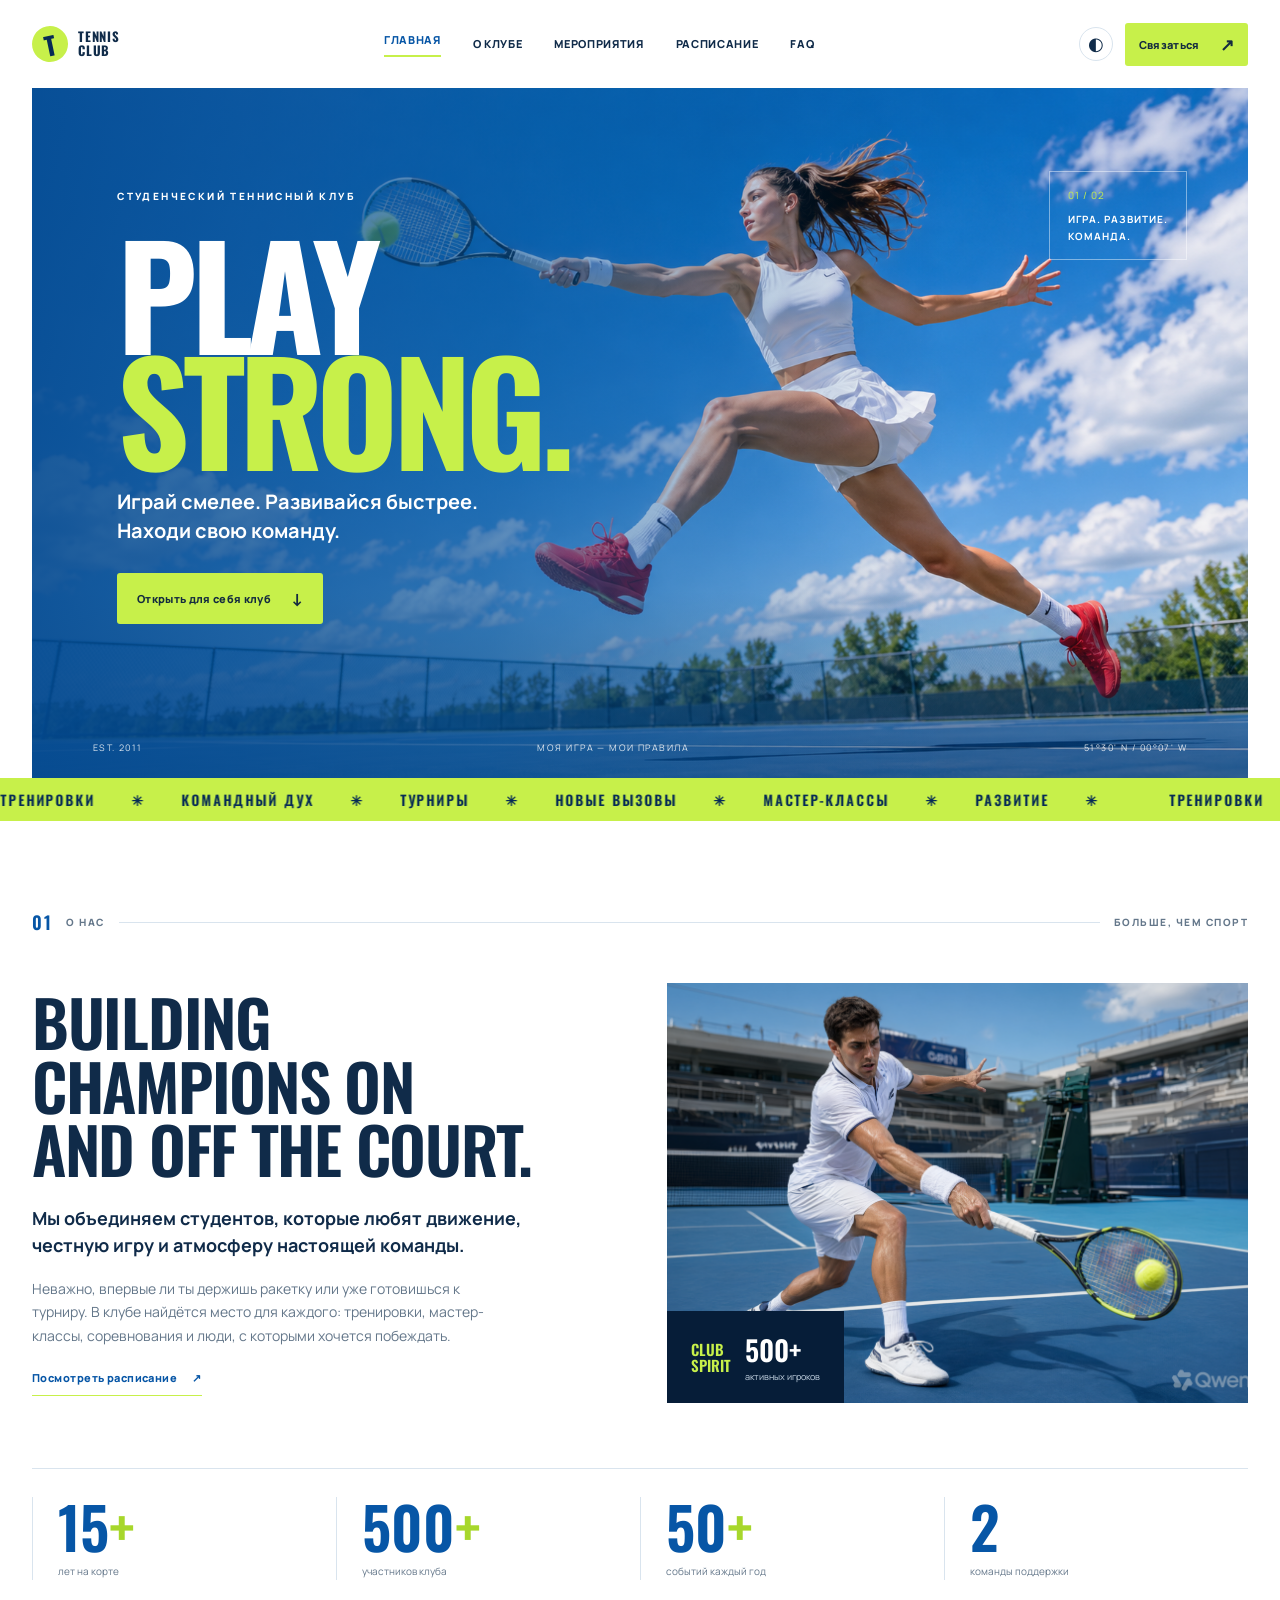
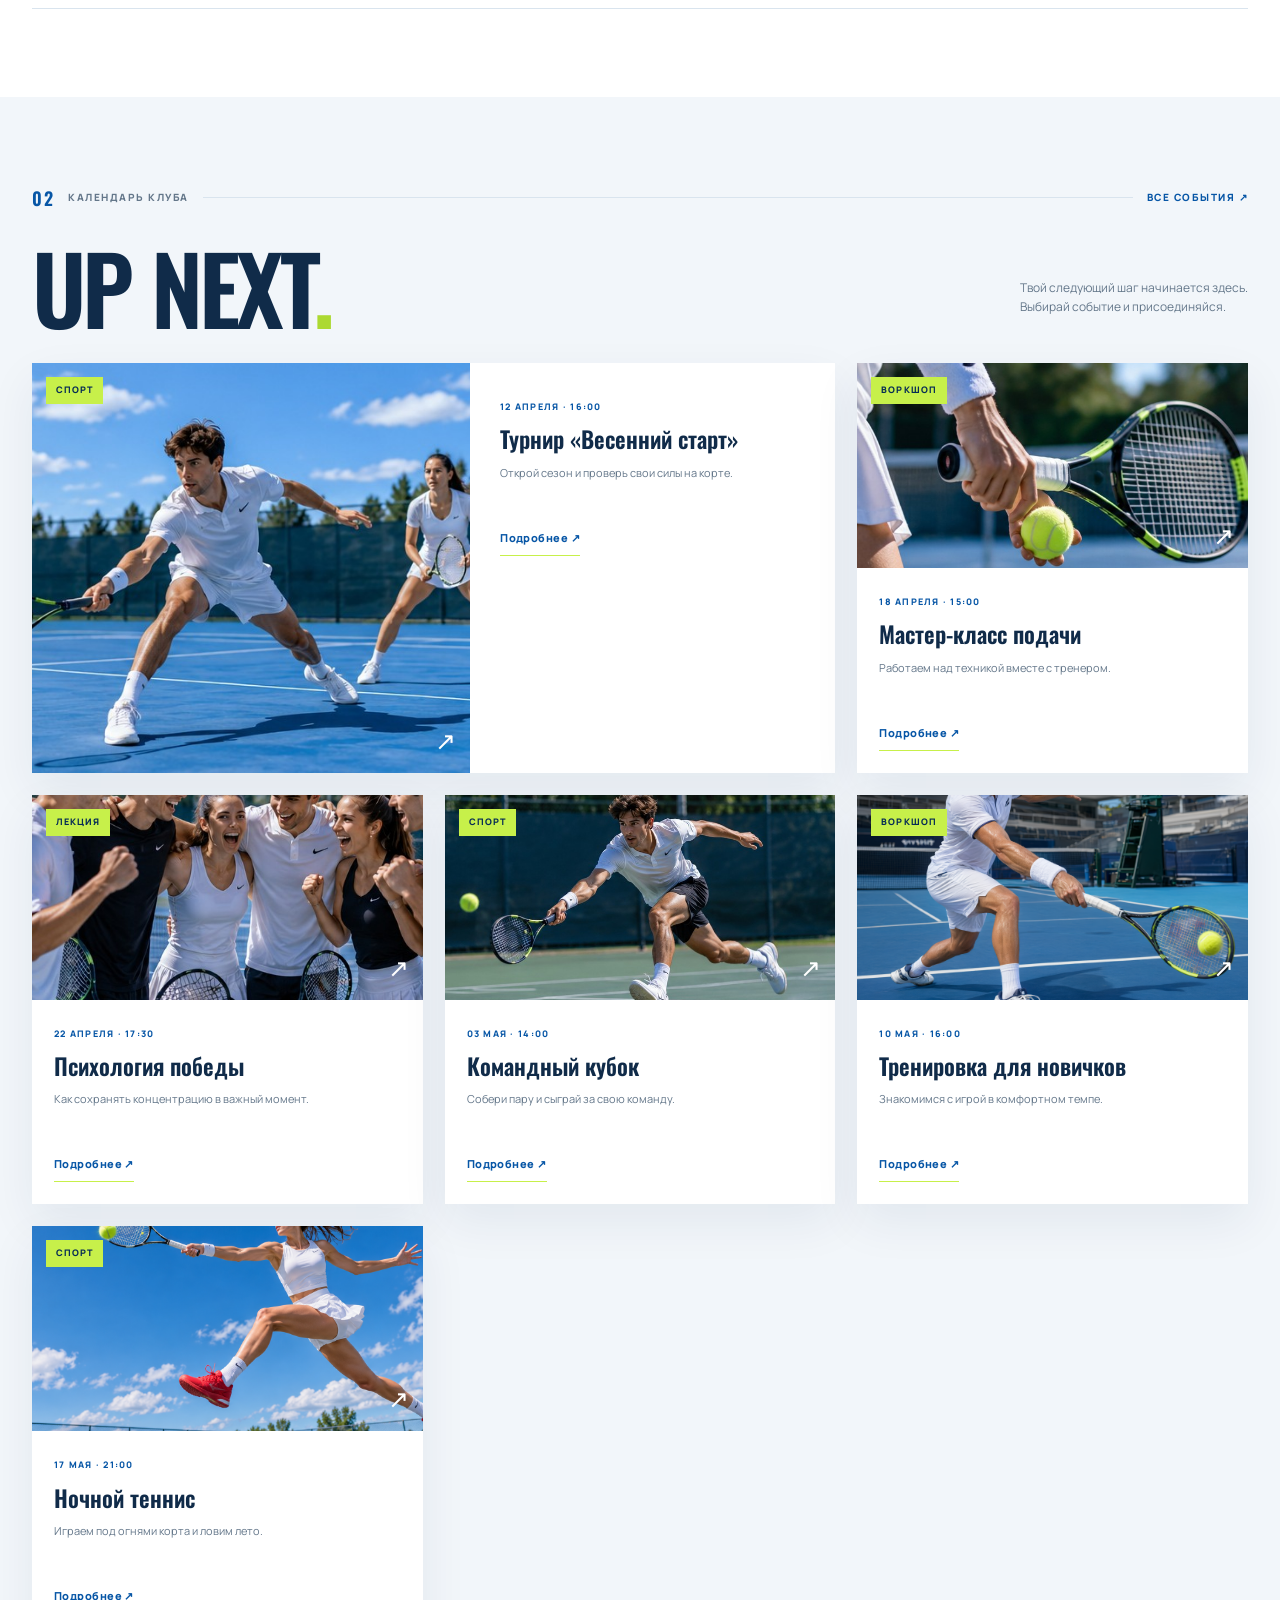
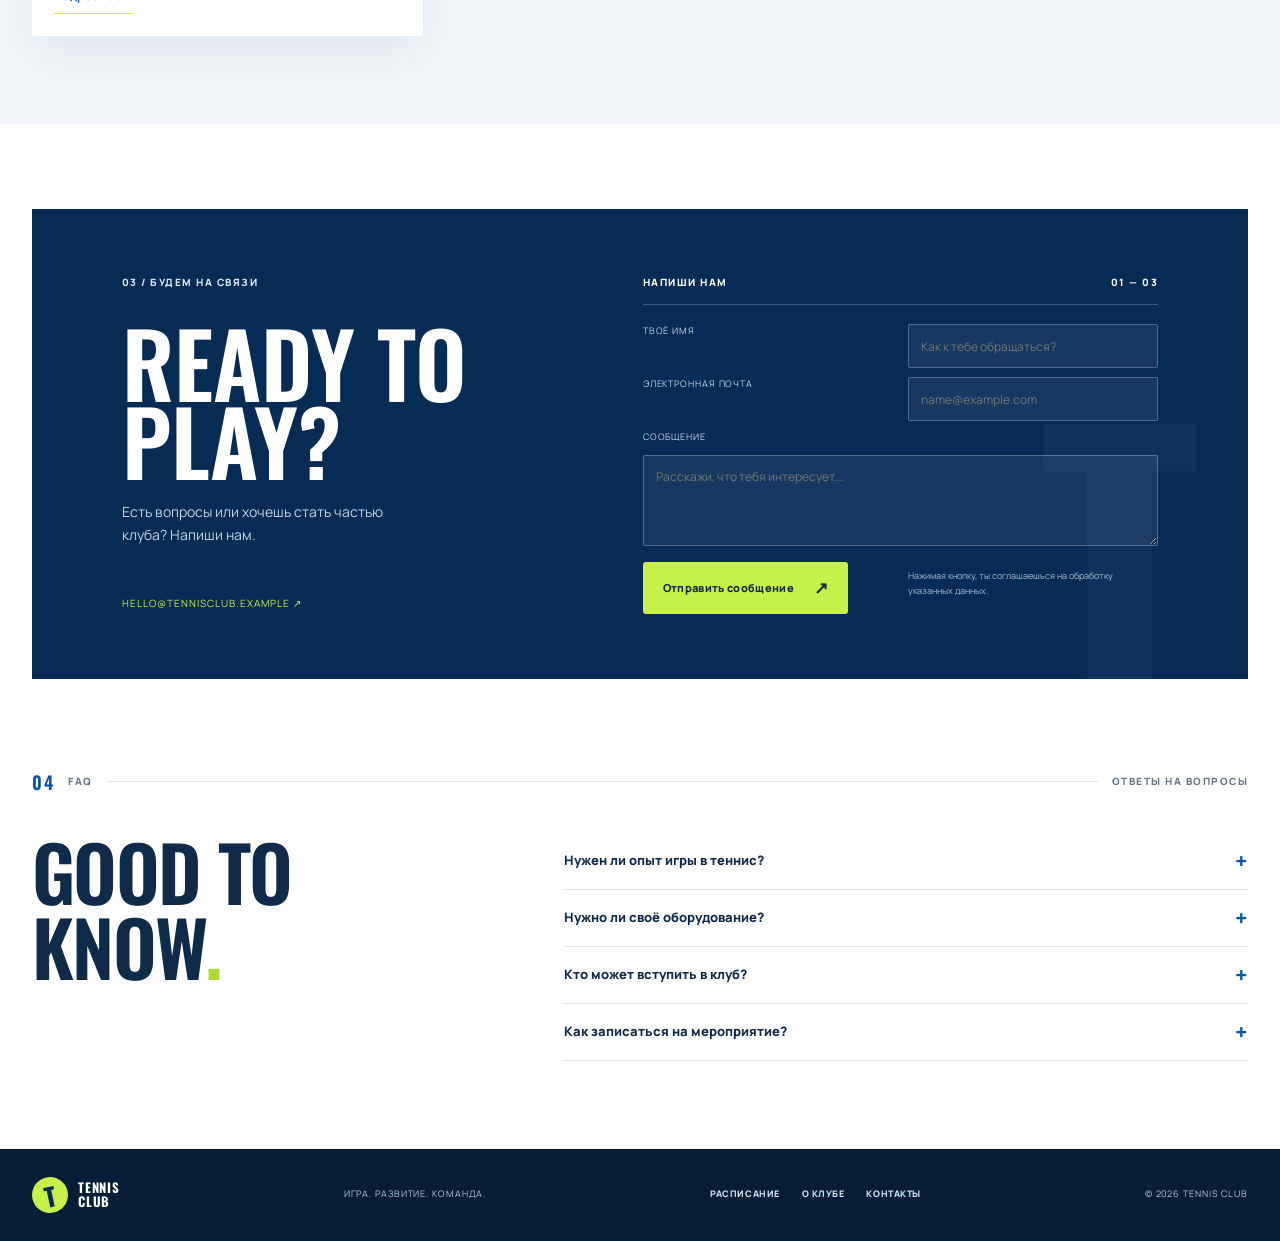
<file: index.html>
<!doctype html>
<html lang="ru">
<head>
  <meta charset="utf-8">
  <meta name="viewport" content="width=device-width, initial-scale=1">
  <meta name="description" content="Студенческий теннисный клуб — тренировки, турниры и новые знакомства.">
  <title>Tennis Club — играй сильнее</title>
  <link rel="preconnect" href="https://fonts.googleapis.com">
  <link rel="preconnect" href="https://fonts.gstatic.com" crossorigin>
  <link href="https://fonts.googleapis.com/css2?family=Oswald:wght@400;500;600;700&family=Manrope:wght@400;500;600;700;800&display=swap" rel="stylesheet">
  <link rel="stylesheet" href="styles.css">
</head>
<body>
  <!-- TODO: @Никита — проверь семантическую структуру и навигацию обеих страниц. -->
  <input class="theme-toggle" type="checkbox" id="theme-home" aria-label="Включить тёмную тему">
  <div class="site-shell">
    <header class="header wrap">
      <a class="brand" href="index.html" aria-label="Tennis Club — главная"><span class="brand-mark">T</span><span>TENNIS<br>CLUB</span></a>
      <nav class="nav" aria-label="Основная навигация">
        <a class="active" href="index.html">Главная</a><a href="#about">О клубе</a><a href="#events">Мероприятия</a><a href="schedule.html">Расписание</a><a href="#faq">FAQ</a>
      </nav>
      <div class="header-actions"><label class="theme-button" for="theme-home" title="Переключить тему">◐</label><a class="button button-small" href="#contact">Связаться <span>↗</span></a></div>
    </header>

    <main>
      <section class="hero wrap">
        <img class="hero-photo" src="assets/hero-tennis.png" alt="Теннисистка выполняет удар ракеткой на синем корте">
        <div class="hero-shade"></div>
        <div class="hero-content"><p class="eyebrow">СТУДЕНЧЕСКИЙ ТЕННИСНЫЙ КЛУБ</p><h1>PLAY<br><em>STRONG.</em></h1><p class="hero-subtitle">Играй смелее. Развивайся быстрее.<br>Находи свою команду.</p><a class="button" href="#about">Открыть для себя клуб <span>↓</span></a></div>
        <div class="hero-stamp"><span>01 / 02</span><b>ИГРА. РАЗВИТИЕ.<br>КОМАНДА.</b></div>
        <div class="hero-bottom"><span>EST. 2011</span><span>МОЯ ИГРА — МОИ ПРАВИЛА</span><span>51°30' N / 00°07' W</span></div>
      </section>

      <section class="ticker" aria-label="Направления клуба"><div class="ticker-track"><span>ТРЕНИРОВКИ <b>✳</b> КОМАНДНЫЙ ДУХ <b>✳</b> ТУРНИРЫ <b>✳</b> НОВЫЕ ВЫЗОВЫ <b>✳</b> МАСТЕР-КЛАССЫ <b>✳</b> РАЗВИТИЕ <b>✳</b></span><span aria-hidden="true">ТРЕНИРОВКИ <b>✳</b> КОМАНДНЫЙ ДУХ <b>✳</b> ТУРНИРЫ <b>✳</b> НОВЫЕ ВЫЗОВЫ <b>✳</b> МАСТЕР-КЛАССЫ <b>✳</b> РАЗВИТИЕ <b>✳</b></span></div></section>

      <section class="section wrap about" id="about">
        <div class="section-kicker"><span>01</span><span>О НАС</span><i></i><span>БОЛЬШЕ, ЧЕМ СПОРТ</span></div>
        <div class="about-grid"><div><h2>BUILDING<br>CHAMPIONS ON<br>AND OFF THE COURT.</h2><p class="lead">Мы объединяем студентов, которые любят движение, честную игру и атмосферу настоящей команды.</p><p class="muted">Неважно, впервые ли ты держишь ракетку или уже готовишься к турниру. В клубе найдётся место для каждого: тренировки, мастер-классы, соревнования и люди, с которыми хочется побеждать.</p><a class="text-link" href="schedule.html">Посмотреть расписание <span>↗</span></a></div>
          <div class="about-visual"><img src="assets/court-player-reference.jpg" alt="Теннисист на корте с ракеткой"><div class="visual-note"><span>CLUB<br>SPIRIT</span><b>500+</b><small>активных игроков</small></div></div>
        </div>
        <div class="stats"><div><strong>15<span>+</span></strong><small>лет на корте</small></div><div><strong>500<span>+</span></strong><small>участников клуба</small></div><div><strong>50<span>+</span></strong><small>событий каждый год</small></div><div><strong>2</strong><small>команды поддержки</small></div></div>
      </section>

      <section class="section events-section" id="events"><div class="wrap"><div class="section-kicker"><span>02</span><span>КАЛЕНДАРЬ КЛУБА</span><i></i><a href="schedule.html">ВСЕ СОБЫТИЯ ↗</a></div><div class="section-heading"><h2>UP NEXT<span>.</span></h2><p>Твой следующий шаг начинается здесь.<br>Выбирай событие и присоединяйся.</p></div>
        <div class="event-grid home-events">
          <article class="event-card event-feature"><a href="schedule.html#event1" class="event-image image-action"><img src="assets/doubles-match.jpg" alt="Парная игра на теннисном корте"><span class="tag">СПОРТ</span><span class="image-arrow">↗</span></a><div class="event-info"><span class="event-date">12 АПРЕЛЯ · 16:00</span><h3>Турнир «Весенний старт»</h3><p>Открой сезон и проверь свои силы на корте.</p><a href="schedule.html#event1" class="text-link">Подробнее ↗</a></div></article>
          <article class="event-card"><a href="schedule.html#event2" class="event-image image-court"><img src="assets/serve-closeup.jpg" alt="Игрок готовится выполнить подачу"><span class="tag">ВОРКШОП</span><span class="image-arrow">↗</span></a><div class="event-info"><span class="event-date">18 АПРЕЛЯ · 15:00</span><h3>Мастер-класс подачи</h3><p>Работаем над техникой вместе с тренером.</p><a href="schedule.html#event2" class="text-link">Подробнее ↗</a></div></article>
          <article class="event-card"><a href="schedule.html#event3" class="event-image image-ball"><img src="assets/team-celebration.jpg" alt="Команда теннисистов празднует победу"><span class="tag">ЛЕКЦИЯ</span><span class="image-arrow">↗</span></a><div class="event-info"><span class="event-date">22 АПРЕЛЯ · 17:30</span><h3>Психология победы</h3><p>Как сохранять концентрацию в важный момент.</p><a href="schedule.html#event3" class="text-link">Подробнее ↗</a></div></article>
          <article class="event-card"><a href="schedule.html#event4" class="event-image image-action"><img src="assets/singles-rally.jpg" alt="Теннисист догоняет мяч во время розыгрыша"><span class="tag">СПОРТ</span><span class="image-arrow">↗</span></a><div class="event-info"><span class="event-date">03 МАЯ · 14:00</span><h3>Командный кубок</h3><p>Собери пару и сыграй за свою команду.</p><a href="schedule.html#event4" class="text-link">Подробнее ↗</a></div></article>
          <article class="event-card"><a href="schedule.html#event5" class="event-image image-court"><img src="assets/court-player-reference.jpg" alt="Теннисист тренируется на корте"><span class="tag">ВОРКШОП</span><span class="image-arrow">↗</span></a><div class="event-info"><span class="event-date">10 МАЯ · 16:00</span><h3>Тренировка для новичков</h3><p>Знакомимся с игрой в комфортном темпе.</p><a href="schedule.html#event5" class="text-link">Подробнее ↗</a></div></article>
          <article class="event-card"><a href="schedule.html#event6" class="event-image image-ball"><img src="assets/hero-jump-alternate.png" alt="Теннисистка выполняет динамичный удар"><span class="tag">СПОРТ</span><span class="image-arrow">↗</span></a><div class="event-info"><span class="event-date">17 МАЯ · 21:00</span><h3>Ночной теннис</h3><p>Играем под огнями корта и ловим лето.</p><a href="schedule.html#event6" class="text-link">Подробнее ↗</a></div></article>
        </div></div></section>

      <section class="contact-section wrap" id="contact"><div class="contact-copy"><span class="section-kicker light-kicker">03 / БУДЕМ НА СВЯЗИ</span><h2>READY TO<br>PLAY?</h2><p>Есть вопросы или хочешь стать частью клуба? Напиши нам.</p><a href="mailto:hello@tennisclub.example" class="contact-email">HELLO@TENNISCLUB.EXAMPLE ↗</a></div><form class="contact-form" action="mailto:hello@tennisclub.example" method="post" enctype="text/plain"><div class="form-title"><span>НАПИШИ НАМ</span><span>01 — 03</span></div><label for="name">ТВОЁ ИМЯ</label><input id="name" name="name" type="text" placeholder="Как к тебе обращаться?" minlength="2" required><label for="email">ЭЛЕКТРОННАЯ ПОЧТА</label><input id="email" name="email" type="email" placeholder="name@example.com" required><label for="message">СООБЩЕНИЕ</label><textarea id="message" name="message" placeholder="Расскажи, что тебя интересует..." minlength="10" required></textarea><button class="button" type="submit">Отправить сообщение <span>↗</span></button><small>Нажимая кнопку, ты соглашаешься на обработку указанных данных.</small></form></section>

      <section class="section wrap faq" id="faq"><div class="section-kicker"><span>04</span><span>FAQ</span><i></i><span>ОТВЕТЫ НА ВОПРОСЫ</span></div><div class="faq-grid"><h2>GOOD TO<br>KNOW<span>.</span></h2><div class="faq-list"><details><summary>Нужен ли опыт игры в теннис?</summary><p>Нет! У нас есть занятия для новичков и для игроков с опытом. Поможем подобрать подходящую группу.</p></details><details><summary>Нужно ли своё оборудование?</summary><p>На первых тренировках можно воспользоваться инвентарём клуба. Уточни наличие при записи.</p></details><details><summary>Кто может вступить в клуб?</summary><p>Студенты, которым интересен теннис, движение и дружеская атмосфера.</p></details><details><summary>Как записаться на мероприятие?</summary><p>Открой страницу расписания, выбери событие и свяжись с организаторами через форму.</p></details></div></div></section>
    </main>
    <footer class="footer"><div class="wrap footer-inner"><a class="brand footer-brand" href="index.html"><span class="brand-mark">T</span><span>TENNIS<br>CLUB</span></a><span>ИГРА. РАЗВИТИЕ. КОМАНДА.</span><div class="footer-links"><a href="schedule.html">РАСПИСАНИЕ</a><a href="#about">О КЛУБЕ</a><a href="#contact">КОНТАКТЫ</a></div><small>© 2026 TENNIS CLUB</small></div></footer>
  </div>
</body>
</html>
</file>
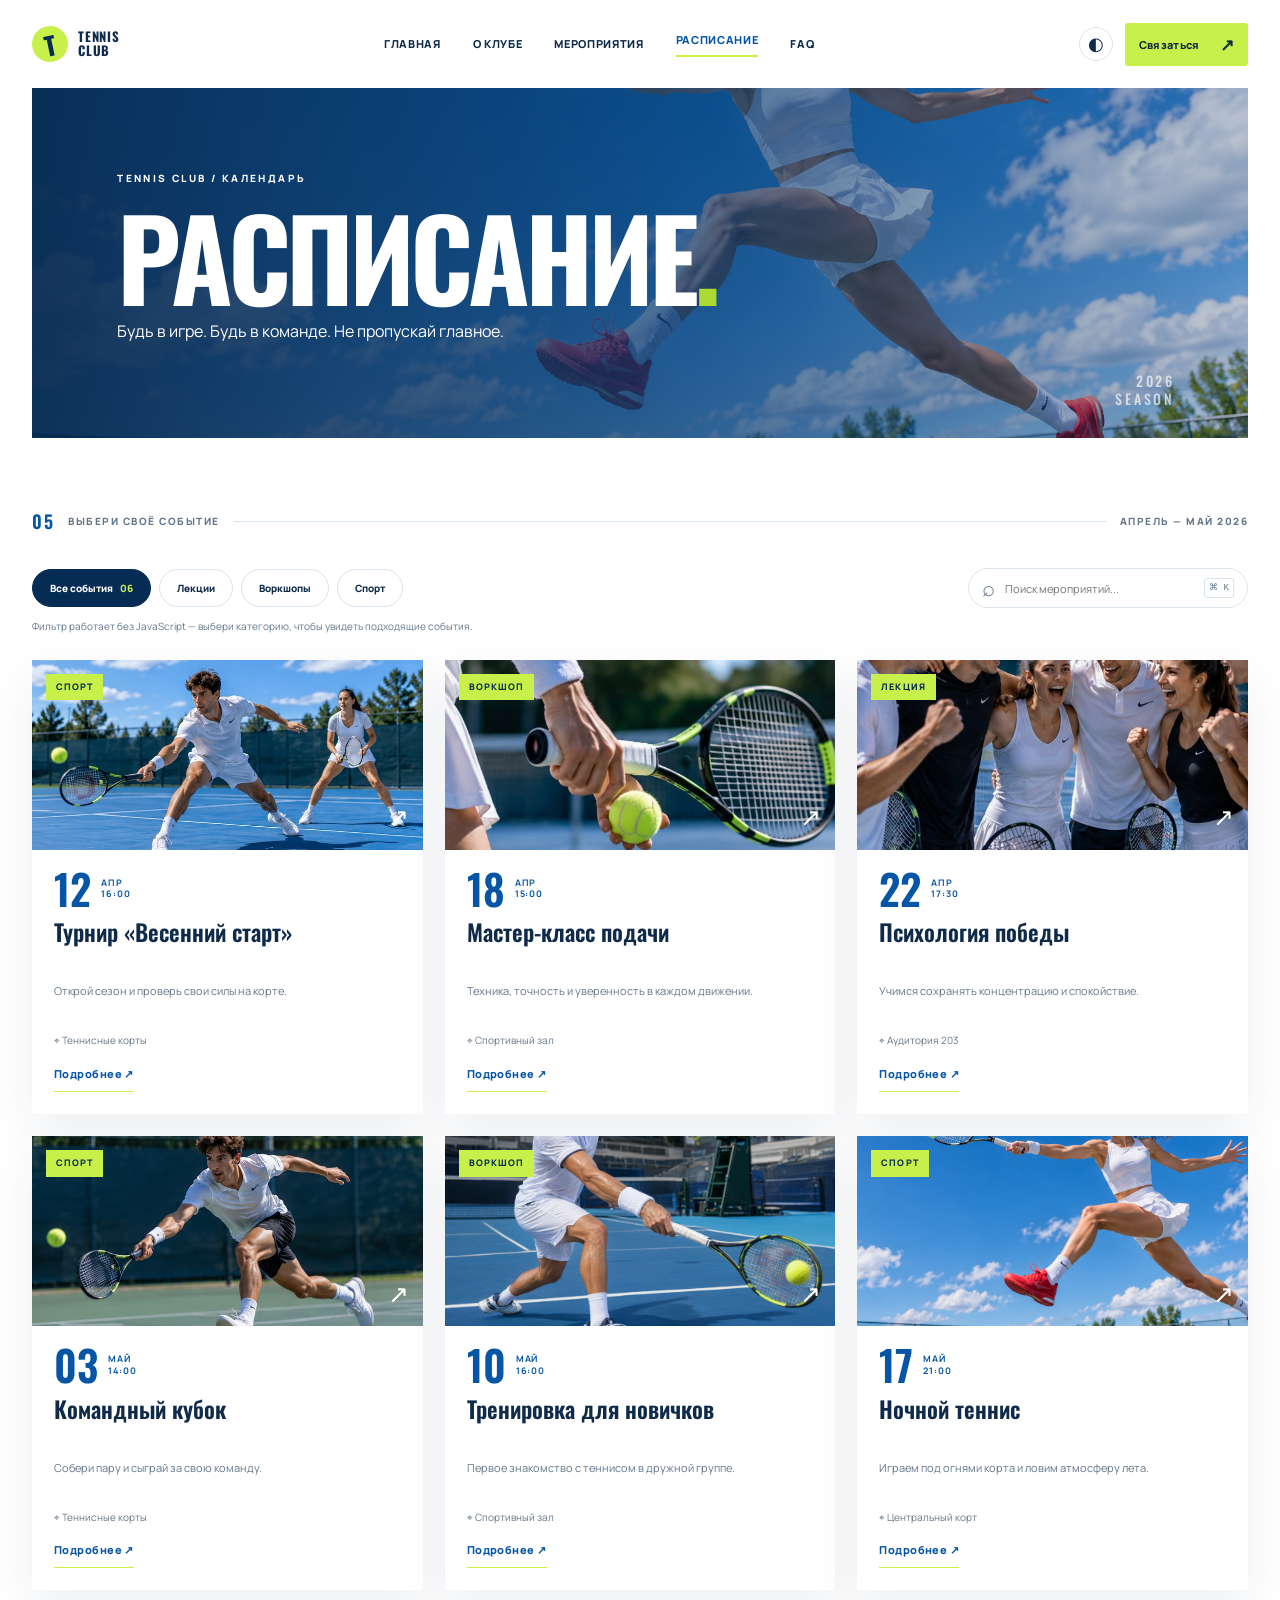
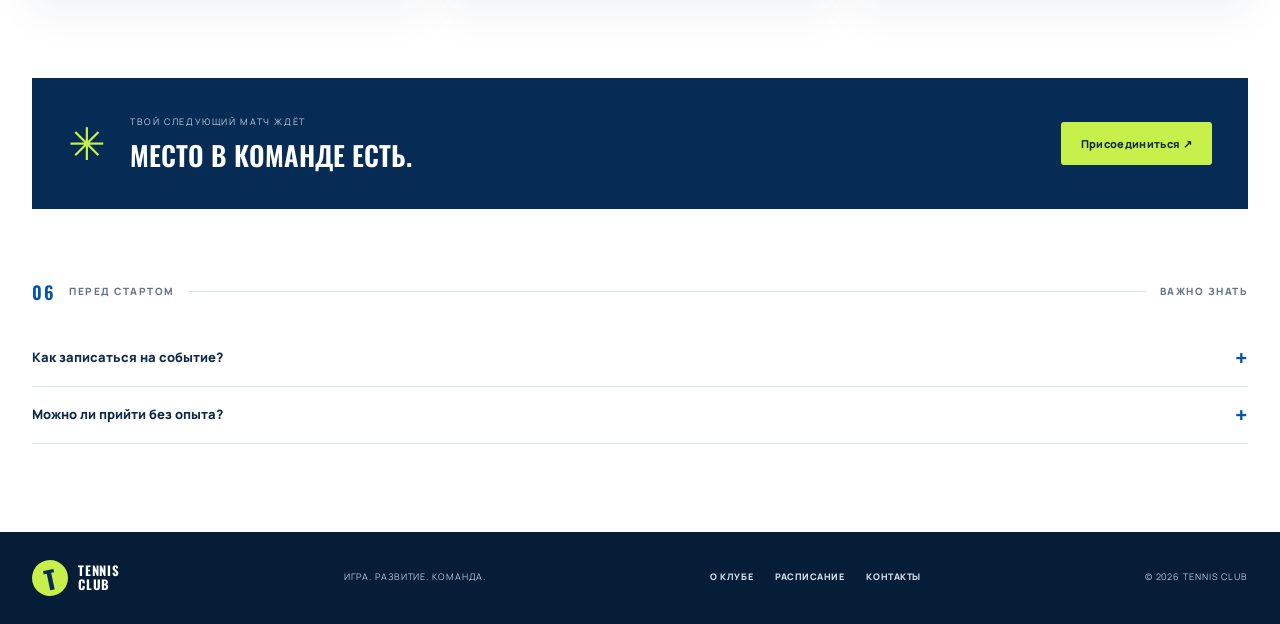
<file: schedule.html>
<!doctype html>
<html lang="ru">
<head>
  <meta charset="utf-8"><meta name="viewport" content="width=device-width, initial-scale=1">
  <meta name="description" content="Расписание лекций, воркшопов и спортивных мероприятий Tennis Club.">
  <title>Расписание — Tennis Club</title><link rel="preconnect" href="https://fonts.googleapis.com"><link rel="preconnect" href="https://fonts.gstatic.com" crossorigin><link href="https://fonts.googleapis.com/css2?family=Oswald:wght@400;500;600;700&family=Manrope:wght@400;500;600;700;800&display=swap" rel="stylesheet"><link rel="stylesheet" href="styles.css">
</head>
<body>
  <!-- TODO: @Александра — проверь фильтрацию, модальные окна и состояния :checked. -->
  <input class="theme-toggle" type="checkbox" id="theme-schedule" aria-label="Включить тёмную тему">
  <div class="site-shell">
    <header class="header wrap"><a class="brand" href="index.html" aria-label="Tennis Club — главная"><span class="brand-mark">T</span><span>TENNIS<br>CLUB</span></a><nav class="nav" aria-label="Основная навигация"><a href="index.html">Главная</a><a href="index.html#about">О клубе</a><a href="index.html#events">Мероприятия</a><a class="active" href="schedule.html">Расписание</a><a href="index.html#faq">FAQ</a></nav><div class="header-actions"><label class="theme-button" for="theme-schedule" title="Переключить тему">◐</label><a class="button button-small" href="index.html#contact">Связаться <span>↗</span></a></div></header>
    <main>
      <section class="schedule-hero wrap"><div class="schedule-hero-bg"></div><div class="schedule-hero-content"><span class="eyebrow">TENNIS CLUB / КАЛЕНДАРЬ</span><h1>РАСПИСАНИЕ<span>.</span></h1><p>Будь в игре. Будь в команде. Не пропускай главное.</p></div><div class="schedule-hero-index">2026<br>SEASON</div></section>
      <section class="section wrap schedule-main"><div class="section-kicker"><span>05</span><span>ВЫБЕРИ СВОЁ СОБЫТИЕ</span><i></i><span>АПРЕЛЬ — МАЙ 2026</span></div>
        <input class="category-radio" type="radio" name="category" id="filter-all" checked>
        <input class="category-radio" type="radio" name="category" id="filter-lecture">
        <input class="category-radio" type="radio" name="category" id="filter-workshop">
        <input class="category-radio" type="radio" name="category" id="filter-sport">
        <div class="filter-toolbar"><div class="filter-group" role="group" aria-label="Фильтр по категории">
          <label for="filter-all">Все события <span>06</span></label><label for="filter-lecture">Лекции</label><label for="filter-workshop">Воркшопы</label><label for="filter-sport">Спорт</label>
        </div><label class="search-fake"><span>⌕</span><input type="search" placeholder="Поиск мероприятий..." aria-label="Поиск мероприятий (демо)"><kbd>⌘ K</kbd></label></div>
        <p class="filter-hint">Фильтр работает без JavaScript — выбери категорию, чтобы увидеть подходящие события.</p>
        <div class="schedule-grid">
          <article class="event-card schedule-card cat-sport" id="event1"><a class="event-image" href="#modal1"><img src="assets/doubles-match.jpg" alt="Парная игра на теннисном корте"><span class="tag">СПОРТ</span><span class="image-arrow">↗</span></a><div class="event-info"><div class="date-row"><strong>12</strong><span>АПР<br>16:00</span></div><h3>Турнир «Весенний старт»</h3><p>Открой сезон и проверь свои силы на корте.</p><span class="event-place">⌖ Теннисные корты</span><a class="text-link" href="#modal1">Подробнее ↗</a></div></article>
          <article class="event-card schedule-card cat-workshop" id="event2"><a class="event-image image-court" href="#modal2"><img src="assets/serve-closeup.jpg" alt="Игрок готовится выполнить подачу"><span class="tag">ВОРКШОП</span><span class="image-arrow">↗</span></a><div class="event-info"><div class="date-row"><strong>18</strong><span>АПР<br>15:00</span></div><h3>Мастер-класс подачи</h3><p>Техника, точность и уверенность в каждом движении.</p><span class="event-place">⌖ Спортивный зал</span><a class="text-link" href="#modal2">Подробнее ↗</a></div></article>
          <article class="event-card schedule-card cat-lecture" id="event3"><a class="event-image image-ball" href="#modal3"><img src="assets/team-celebration.jpg" alt="Команда теннисистов празднует победу"><span class="tag">ЛЕКЦИЯ</span><span class="image-arrow">↗</span></a><div class="event-info"><div class="date-row"><strong>22</strong><span>АПР<br>17:30</span></div><h3>Психология победы</h3><p>Учимся сохранять концентрацию и спокойствие.</p><span class="event-place">⌖ Аудитория 203</span><a class="text-link" href="#modal3">Подробнее ↗</a></div></article>
          <article class="event-card schedule-card cat-sport" id="event4"><a class="event-image image-action" href="#modal4"><img src="assets/singles-rally.jpg" alt="Теннисист догоняет мяч во время розыгрыша"><span class="tag">СПОРТ</span><span class="image-arrow">↗</span></a><div class="event-info"><div class="date-row"><strong>03</strong><span>МАЙ<br>14:00</span></div><h3>Командный кубок</h3><p>Собери пару и сыграй за свою команду.</p><span class="event-place">⌖ Теннисные корты</span><a class="text-link" href="#modal4">Подробнее ↗</a></div></article>
          <article class="event-card schedule-card cat-workshop" id="event5"><a class="event-image image-court" href="#modal5"><img src="assets/court-player-reference.jpg" alt="Теннисист тренируется на корте"><span class="tag">ВОРКШОП</span><span class="image-arrow">↗</span></a><div class="event-info"><div class="date-row"><strong>10</strong><span>МАЙ<br>16:00</span></div><h3>Тренировка для новичков</h3><p>Первое знакомство с теннисом в дружной группе.</p><span class="event-place">⌖ Спортивный зал</span><a class="text-link" href="#modal5">Подробнее ↗</a></div></article>
          <article class="event-card schedule-card cat-sport" id="event6"><a class="event-image image-ball" href="#modal6"><img src="assets/hero-jump-alternate.png" alt="Теннисистка выполняет динамичный удар"><span class="tag">СПОРТ</span><span class="image-arrow">↗</span></a><div class="event-info"><div class="date-row"><strong>17</strong><span>МАЙ<br>21:00</span></div><h3>Ночной теннис</h3><p>Играем под огнями корта и ловим атмосферу лета.</p><span class="event-place">⌖ Центральный корт</span><a class="text-link" href="#modal6">Подробнее ↗</a></div></article>
        </div>
      </section>
      <section class="join-banner wrap"><div class="join-icon">✳</div><div><span>ТВОЙ СЛЕДУЮЩИЙ МАТЧ ЖДЁТ</span><h2>МЕСТО В КОМАНДЕ ЕСТЬ.</h2></div><a class="button" href="index.html#contact">Присоединиться ↗</a></section>
      <section class="section wrap schedule-faq"><div class="section-kicker"><span>06</span><span>ПЕРЕД СТАРТОМ</span><i></i><span>ВАЖНО ЗНАТЬ</span></div><div class="faq-list"><details><summary>Как записаться на событие?</summary><p>Напиши нам через форму на главной странице и укажи название выбранного мероприятия.</p></details><details><summary>Можно ли прийти без опыта?</summary><p>Да, для новичков предусмотрены отдельные тренировки и мастер-классы.</p></details></div></section>
    </main>
    <footer class="footer"><div class="wrap footer-inner"><a class="brand footer-brand" href="index.html"><span class="brand-mark">T</span><span>TENNIS<br>CLUB</span></a><span>ИГРА. РАЗВИТИЕ. КОМАНДА.</span><div class="footer-links"><a href="index.html#about">О КЛУБЕ</a><a href="schedule.html">РАСПИСАНИЕ</a><a href="index.html#contact">КОНТАКТЫ</a></div><small>© 2026 TENNIS CLUB</small></div></footer>
    <div class="modal" id="modal1"><a class="modal-backdrop" href="#event1" aria-label="Закрыть"></a><div class="modal-box"><a class="modal-close" href="#event1" aria-label="Закрыть окно">×</a><span class="tag">СПОРТ / 12 АПРЕЛЯ</span><h2>Турнир «Весенний старт»</h2><p>Открой теннисный сезон вместе с клубом. Участников ждут короткие матчи, дружеская атмосфера и призы для победителей.</p><p><b>Время:</b> 16:00–20:00<br><b>Место:</b> Теннисные корты<br><b>Уровень:</b> любой</p><a class="button" href="index.html#contact">Записаться ↗</a></div></div>
    <div class="modal" id="modal2"><a class="modal-backdrop" href="#event2" aria-label="Закрыть"></a><div class="modal-box"><a class="modal-close" href="#event2" aria-label="Закрыть окно">×</a><span class="tag">ВОРКШОП / 18 АПРЕЛЯ</span><h2>Мастер-класс подачи</h2><p>Разберём основные элементы подачи, постановку корпуса и работу ног. Практика с тренером подойдёт игрокам с базовым опытом.</p><p><b>Время:</b> 15:00–17:00<br><b>Место:</b> Спортивный зал</p><a class="button" href="index.html#contact">Записаться ↗</a></div></div>
    <div class="modal" id="modal3"><a class="modal-backdrop" href="#event3" aria-label="Закрыть"></a><div class="modal-box"><a class="modal-close" href="#event3" aria-label="Закрыть окно">×</a><span class="tag">ЛЕКЦИЯ / 22 АПРЕЛЯ</span><h2>Психология победы</h2><p>Поговорим о концентрации, управлении эмоциями и подготовке к важным матчам.</p><p><b>Время:</b> 17:30–18:30<br><b>Место:</b> Аудитория 203</p><a class="button" href="index.html#contact">Записаться ↗</a></div></div>
    <div class="modal" id="modal4"><a class="modal-backdrop" href="#event4" aria-label="Закрыть"></a><div class="modal-box"><a class="modal-close" href="#event4" aria-label="Закрыть окно">×</a><span class="tag">СПОРТ / 03 МАЯ</span><h2>Командный кубок</h2><p>Соревнование парных команд, где важны взаимопонимание, тактика и поддержка партнёра.</p><p><b>Время:</b> 14:00–19:00<br><b>Место:</b> Теннисные корты</p><a class="button" href="index.html#contact">Записаться ↗</a></div></div>
    <div class="modal" id="modal5"><a class="modal-backdrop" href="#event5" aria-label="Закрыть"></a><div class="modal-box"><a class="modal-close" href="#event5" aria-label="Закрыть окно">×</a><span class="tag">ВОРКШОП / 10 МАЯ</span><h2>Тренировка для новичков</h2><p>Познакомимся с ракеткой, мячом, базовыми ударами и правилами игры. Инвентарь можно получить в клубе.</p><p><b>Время:</b> 16:00–17:30<br><b>Место:</b> Спортивный зал</p><a class="button" href="index.html#contact">Записаться ↗</a></div></div>
    <div class="modal" id="modal6"><a class="modal-backdrop" href="#event6" aria-label="Закрыть"></a><div class="modal-box"><a class="modal-close" href="#event6" aria-label="Закрыть окно">×</a><span class="tag">СПОРТ / 17 МАЯ</span><h2>Ночной теннис</h2><p>Неформальная вечерняя игра под освещением корта. Отличный повод познакомиться с участниками клуба.</p><p><b>Время:</b> 21:00–23:00<br><b>Место:</b> Центральный корт</p><a class="button" href="index.html#contact">Записаться ↗</a></div></div>
  </div>
</body>
</html>
</file>
<file: styles.css>
/* TODO: @Максим — поддерживай дизайн-токены, адаптивность и контрастность. */
:root{color-scheme:light;--blue:#0756a6;--deep:#062b55;--navy:#061d38;--sky:#e9f3fb;--lime:#c7f04a;--ink:#102b49;--muted:#64778a;--paper:#fff;--line:#d9e4ee;--card:#f4f8fc;--shadow:0 18px 45px #062b5512}*{box-sizing:border-box}html{scroll-behavior:smooth;scroll-padding-top:90px}body{margin:0;background:#eaf0f5;color:var(--ink);font-family:Manrope,Arial,sans-serif;font-size:14px;line-height:1.65}.site-shell{max-width:1600px;margin:auto;background:var(--paper);overflow:hidden;box-shadow:0 0 50px #102b4912}.wrap{width:min(1240px,calc(100% - 64px));margin-inline:auto}.theme-toggle{position:absolute;opacity:0;pointer-events:none}.header{height:88px;display:flex;align-items:center;justify-content:space-between;gap:24px}.brand{display:flex;align-items:center;gap:10px;text-decoration:none;color:var(--ink);font:700 13px/1.05 Oswald,sans-serif;letter-spacing:.06em}.brand-mark{width:36px;height:36px;display:grid;place-items:center;border-radius:50%;background:var(--lime);color:var(--deep);font:700 25px Oswald;transform:rotate(-12deg)}.nav{display:flex;align-items:center;gap:clamp(14px,2.5vw,36px)}.nav a,.footer-links a{color:var(--ink);text-decoration:none;font-size:11px;font-weight:800;text-transform:uppercase;letter-spacing:.06em;transition:color .2s}.nav a:hover,.nav a.active,.footer-links a:hover{color:var(--blue)}.nav a.active:after{content:"";display:block;height:2px;background:var(--lime);margin-top:6px}.header-actions{display:flex;align-items:center;gap:12px}.theme-button{width:34px;height:34px;border:1px solid var(--line);border-radius:50%;display:grid;place-items:center;cursor:pointer;font-size:18px}.button{display:inline-flex;align-items:center;justify-content:center;gap:20px;background:var(--lime);color:#142b3f;text-decoration:none;border:0;border-radius:3px;padding:14px 20px;font:800 11px Manrope,sans-serif;letter-spacing:.03em;cursor:pointer;transition:transform .2s,background .2s}.button:hover{transform:translateY(-3px);background:#d7ff64}.button span{font-size:17px}.button-small{padding:10px 14px}.hero{height:min(690px,65vw);min-height:500px;position:relative;isolation:isolate;background:#0761ad;color:white;overflow:hidden}.hero-photo{position:absolute;z-index:-2;inset:0;width:100%;height:100%;object-fit:cover;object-position:55% 45%}.hero-shade{position:absolute;z-index:-1;inset:0;background:linear-gradient(90deg,#034a91e8 0%,#04539a9e 37%,transparent 75%),linear-gradient(0deg,#052d5a88,transparent 27%)}.hero-content{position:absolute;left:7%;top:13%;max-width:550px}.eyebrow{font-size:10px;letter-spacing:.24em;font-weight:800}.hero h1,.schedule-hero h1{font:700 clamp(76px,11vw,160px)/.82 Oswald,sans-serif;letter-spacing:-.045em;margin:30px 0 22px}.hero h1 em{font-style:normal;color:var(--lime)}.hero-subtitle{font-size:clamp(15px,1.6vw,20px);font-weight:700;line-height:1.45;margin:0 0 28px}.hero-stamp{position:absolute;right:5%;top:12%;border:1px solid #ffffff70;padding:15px 18px;display:flex;flex-direction:column;gap:8px;font-size:10px;letter-spacing:.1em}.hero-stamp span{color:var(--lime)}.hero-bottom{position:absolute;bottom:22px;left:5%;right:5%;display:flex;justify-content:space-between;font-size:9px;letter-spacing:.16em;color:#ffffffd9}.ticker{background:var(--lime);color:var(--deep);overflow:hidden;white-space:nowrap;padding:11px 0;font:600 14px Oswald,sans-serif;letter-spacing:.14em}.ticker b{padding:0 30px}.section{padding-top:88px;padding-bottom:88px}.section-kicker{display:flex;align-items:center;gap:14px;font-size:10px;font-weight:800;letter-spacing:.15em;color:var(--muted)}.section-kicker>span:first-child{color:var(--blue);font:600 18px Oswald}.section-kicker i{height:1px;background:var(--line);flex:1}.section-kicker a{color:var(--blue);text-decoration:none}.about-grid{display:grid;grid-template-columns:1fr 1.08fr;gap:8%;align-items:center;margin-top:48px}.about h2,.faq h2{font:600 clamp(38px,5vw,66px)/.99 Oswald,sans-serif;letter-spacing:-.02em;margin:0 0 25px}.lead{font-size:18px;font-weight:700;line-height:1.5;max-width:490px}.muted{color:var(--muted);max-width:480px}.text-link{display:inline-flex;gap:15px;align-items:center;color:var(--blue);text-decoration:none;font-size:11px;font-weight:800;letter-spacing:.04em;border-bottom:1px solid var(--lime);padding:8px 0}.about-visual{height:420px;position:relative;background:var(--sky);overflow:hidden}.about-visual img{width:100%;height:100%;object-fit:cover;object-position:70% 40%;filter:saturate(.9)}.visual-note{position:absolute;bottom:0;left:0;background:var(--navy);color:white;padding:18px 24px;display:grid;grid-template-columns:auto auto;column-gap:14px;align-items:center}.visual-note span{grid-row:span 2;color:var(--lime);font:600 15px/1.1 Oswald}.visual-note b{font:600 28px Oswald}.visual-note small{font-size:9px;color:#c6d5e4}.stats{margin-top:65px;padding:28px 0;border-block:1px solid var(--line);display:grid;grid-template-columns:repeat(4,1fr)}.stats div{padding-left:25px;border-left:1px solid var(--line);display:flex;flex-direction:column}.stats strong{font:600 clamp(36px,5vw,58px)/1 Oswald;color:var(--blue)}.stats strong span{color:#a7d72b}.stats small{font-size:10px;color:var(--muted);margin-top:8px}.events-section{background:#f2f6fa}.section-heading{display:flex;align-items:end;justify-content:space-between;margin:34px 0}.section-heading h2{font:600 clamp(54px,8vw,94px)/.9 Oswald;margin:0;letter-spacing:-.04em}.section-heading h2 span,.faq h2 span,.schedule-hero h1 span{color:#acd932}.section-heading p{color:var(--muted);font-size:12px}.event-grid{display:grid;grid-template-columns:repeat(3,minmax(0,1fr));gap:22px}.event-card{background:var(--paper);box-shadow:var(--shadow);min-width:0}.event-image{height:205px;display:block;position:relative;overflow:hidden;background:#0757a0}.event-image img{width:100%;height:100%;object-fit:cover;object-position:60% 48%;transition:transform .5s}.event-image:hover img{transform:scale(1.06)}.image-court img{object-position:12% 75%;transform:scale(1.25)}.image-ball img{object-position:82% 70%;transform:scale(1.45)}.image-action img{object-position:58% 38%;transform:scale(1.08)}.tag{position:absolute;top:14px;left:14px;background:var(--lime);color:var(--deep);font-size:9px;font-weight:800;letter-spacing:.12em;padding:6px 10px}.image-arrow{position:absolute;right:14px;bottom:12px;color:white;font-size:25px}.event-info{padding:20px 22px 22px}.event-date{font-size:9px;letter-spacing:.14em;color:var(--blue);font-weight:800}.event-info h3{font:600 23px/1.15 Oswald;margin:10px 0}.event-info p{font-size:11px;color:var(--muted);min-height:38px}.event-info .text-link{margin-top:8px}.event-feature{grid-column:span 2;display:grid;grid-template-columns:1.2fr 1fr}.event-feature .event-image{height:100%;min-height:260px}.event-feature .event-info{padding:30px}.contact-section{margin-top:85px;margin-bottom:30px;background:var(--deep);color:white;display:grid;grid-template-columns:.85fr 1fr;gap:8%;padding:65px 7%;position:relative;overflow:hidden}.contact-section:after{content:"T";position:absolute;right:4%;bottom:-140px;font:700 360px Oswald;color:#ffffff09;pointer-events:none}.light-kicker{color:#d9e7f5}.contact-copy h2{font:600 clamp(54px,7vw,90px)/.88 Oswald;margin:32px 0 20px}.contact-copy p{color:#c1d3e4;max-width:300px}.contact-email{display:inline-block;margin-top:35px;color:var(--lime);font-size:10px;letter-spacing:.1em;text-decoration:none}.contact-form{position:relative;z-index:1;display:grid;grid-template-columns:1fr 1fr;gap:9px 14px}.form-title{grid-column:1/-1;display:flex;justify-content:space-between;border-bottom:1px solid #ffffff3b;padding-bottom:13px;margin-bottom:10px;font-size:10px;letter-spacing:.15em;font-weight:800}.contact-form label{font-size:9px;letter-spacing:.1em;color:#c4d5e4}.contact-form input,.contact-form textarea{width:100%;border:1px solid #ffffff40;background:#ffffff12;color:white;border-radius:2px;padding:12px;font:12px Manrope;outline:none}.contact-form input:focus,.contact-form textarea:focus{border-color:var(--lime);box-shadow:0 0 0 2px #c7f04a33}.contact-form input:invalid:not(:placeholder-shown),.contact-form textarea:invalid:not(:placeholder-shown){border-color:#ff9b88}.contact-form textarea{grid-column:1/-1;min-height:90px;resize:vertical}.contact-form label[for=message]{grid-column:1/-1}.contact-form button{justify-self:start;margin-top:7px}.contact-form small{align-self:center;color:#a8bbcf;font-size:9px}.faq{padding-top:60px}.faq-grid{display:grid;grid-template-columns:.75fr 1.25fr;gap:10%;margin-top:38px}.faq h2{font-size:clamp(48px,6vw,76px)}.faq-list details{border-bottom:1px solid var(--line);padding:17px 0}.faq-list summary{cursor:pointer;list-style:none;font-size:13px;font-weight:800;display:flex;justify-content:space-between;gap:20px}.faq-list summary::-webkit-details-marker{display:none}.faq-list summary:after{content:"+";font-size:22px;color:var(--blue);line-height:1}.faq-list details[open] summary:after{content:"−"}.faq-list details p{color:var(--muted);font-size:12px;max-width:650px}.footer{background:var(--navy);color:white;padding:28px 0}.footer-inner{display:flex;align-items:center;justify-content:space-between;gap:25px}.footer-brand{color:white}.footer-inner>span,.footer-inner small{font-size:9px;letter-spacing:.1em;color:#b5c8da}.footer-links{display:flex;gap:22px}.footer-links a{color:#d5e1eb;font-size:9px}
/* Schedule page */
.schedule-hero{height:350px;position:relative;display:flex;align-items:center;background:var(--deep);color:white;overflow:hidden}.schedule-hero-bg{position:absolute;inset:0;background:linear-gradient(90deg,#04284feF,#053b72b0 55%,#05284b33),url('assets/hero-tennis.png') center 60%/cover}.schedule-hero-content{position:relative;padding-left:7%}.schedule-hero h1{font-size:clamp(60px,9vw,112px);margin:22px 0 12px}.schedule-hero-content p{font-size:16px}.schedule-hero-index{position:absolute;right:6%;bottom:30px;color:#ffffffa8;text-align:right;font:500 14px/1.3 Oswald;letter-spacing:.2em}.schedule-main{padding-top:70px}.filter-toolbar{display:flex;align-items:center;justify-content:space-between;gap:20px;margin:34px 0 10px}.filter-group{display:flex;gap:8px;flex-wrap:wrap}.category-radio{position:absolute;opacity:0;pointer-events:none}.filter-group label{padding:10px 17px;border:1px solid var(--line);border-radius:30px;cursor:pointer;font-size:10px;font-weight:800;transition:.2s}.filter-group label:hover{border-color:var(--blue)}.schedule-main>#filter-all:checked~.filter-toolbar label[for=filter-all],.schedule-main>#filter-lecture:checked~.filter-toolbar label[for=filter-lecture],.schedule-main>#filter-workshop:checked~.filter-toolbar label[for=filter-workshop],.schedule-main>#filter-sport:checked~.filter-toolbar label[for=filter-sport]{background:var(--deep);color:white;border-color:var(--deep)}.category-radio:focus-visible~.filter-toolbar .filter-group label{outline:0}.category-radio:focus-visible+.category-radio{outline:0}.category-radio:focus-visible~.filter-toolbar label{outline:3px solid #a7d72b;outline-offset:3px}.filter-group label span{color:var(--lime);margin-left:5px}.search-fake{height:40px;width:min(280px,100%);display:flex;align-items:center;gap:8px;border:1px solid var(--line);border-radius:30px;padding:0 13px;color:var(--muted)}.search-fake input{border:0;outline:0;min-width:0;width:100%;font:11px Manrope;background:transparent;color:var(--ink)}.search-fake>span{font-size:22px}.search-fake kbd{font-size:9px;white-space:nowrap;border:1px solid var(--line);padding:2px 4px;border-radius:3px}.filter-hint{font-size:10px;color:var(--muted);margin-bottom:25px}.schedule-grid{display:grid;grid-template-columns:repeat(3,minmax(0,1fr));gap:22px}.schedule-card .event-image{height:190px}.date-row{display:flex;align-items:center;gap:10px;color:var(--blue);margin-bottom:12px}.date-row strong{font:600 42px/.9 Oswald}.date-row span{font:700 9px/1.3 Manrope;letter-spacing:.1em}.event-place{display:block;color:var(--muted);font-size:10px;margin-top:12px}.schedule-card .event-info h3{min-height:52px}.schedule-main>#filter-lecture:checked~.schedule-grid .schedule-card:not(.cat-lecture),.schedule-main>#filter-workshop:checked~.schedule-grid .schedule-card:not(.cat-workshop),.schedule-main>#filter-sport:checked~.schedule-grid .schedule-card:not(.cat-sport){display:none}.join-banner{background:var(--deep);color:white;display:flex;align-items:center;gap:24px;padding:28px 36px;margin-bottom:55px}.join-icon{font-size:45px;color:var(--lime)}.join-banner div:nth-child(2){flex:1}.join-banner div span{font-size:9px;letter-spacing:.18em;color:#b8cde0}.join-banner h2{font:600 27px Oswald;margin:4px 0}.join-banner .button{white-space:nowrap}.schedule-faq{padding-top:15px}.schedule-faq .faq-list{margin-top:25px}.modal{position:fixed;z-index:20;inset:0;display:none;align-items:center;justify-content:center;padding:20px}.modal:target{display:flex}.modal-backdrop{position:absolute;inset:0;background:#03172bd9;backdrop-filter:blur(5px)}.modal-box{position:relative;z-index:1;width:min(490px,100%);background:var(--paper);color:var(--ink);padding:40px;box-shadow:0 25px 90px #0005}.modal-box .tag{position:static;display:inline-block}.modal-box h2{font:600 38px/1.1 Oswald;margin:20px 0}.modal-box p{font-size:12px;color:var(--muted)}.modal-close{position:absolute;right:18px;top:10px;color:var(--ink);font-size:30px;text-decoration:none}
/* Theme is CSS-only: checkbox state updates the design tokens. */
.theme-toggle:checked~.site-shell{--paper:#0b2037;--ink:#edf5fb;--muted:#a6b8ca;--line:#29415a;--card:#122b45;--sky:#173b5d;--deep:#04162a;background:var(--paper);color:var(--ink);color-scheme:dark}.theme-toggle:checked~.site-shell .events-section{background:#0e2944}.theme-toggle:checked~.site-shell .event-card{background:#102943}.theme-toggle:checked~.site-shell .nav a,.theme-toggle:checked~.site-shell .brand,.theme-toggle:checked~.site-shell .footer-brand{color:var(--ink)}.theme-toggle:checked~.site-shell .contact-section,.theme-toggle:checked~.site-shell .join-banner{background:#04162a}.theme-toggle:checked~.site-shell .modal-box{background:#102943;color:#edf5fb}.theme-toggle:checked~.site-shell .search-fake input{color:var(--ink)}
@media(prefers-color-scheme:dark){body{background:#091a2b}}
@media(max-width:900px){.wrap{width:calc(100% - 40px)}.header{height:auto;min-height:78px;flex-wrap:wrap;padding:16px 0}.nav{order:3;width:100%;justify-content:center;padding:8px 0 2px}.hero{min-height:490px}.hero-content{top:17%}.about-grid{gap:35px}.about-visual{height:340px}.event-grid,.schedule-grid{grid-template-columns:repeat(2,minmax(0,1fr))}.event-feature{grid-column:span 2}.contact-section{padding:50px 5%;gap:5%}.footer-inner{flex-wrap:wrap}}
@media(max-width:600px){.wrap{width:calc(100% - 28px)}.header{gap:12px}.brand{font-size:11px}.brand-mark{width:31px;height:31px}.header-actions{margin-left:auto}.button-small{font-size:9px;padding:9px}.nav{gap:0;justify-content:space-between;overflow:auto}.nav a{font-size:9px;white-space:nowrap}.hero{width:100%;height:650px;min-height:0}.hero-photo{object-position:62% center}.hero-shade{background:linear-gradient(90deg,#034a91d9,#04539a44 80%),linear-gradient(0deg,#052d5a88,transparent 40%)}.hero-content{left:7%;top:16%}.hero h1{font-size:clamp(76px,19vw,112px);margin:25px 0 18px}.hero-stamp{top:auto;bottom:70px;right:6%;font-size:8px}.hero-bottom{font-size:7px;letter-spacing:.08em}.ticker{font-size:12px}.section{padding-top:60px;padding-bottom:60px}.section-kicker{gap:8px;font-size:8px}.about-grid{grid-template-columns:1fr;margin-top:30px}.about h2{font-size:49px}.lead{font-size:16px}.about-visual{height:300px}.stats{grid-template-columns:repeat(2,1fr);gap:20px 0;margin-top:35px}.stats div{padding-left:16px}.stats strong{font-size:42px}.section-heading{display:block;margin:28px 0}.section-heading p{margin-top:18px}.event-grid,.schedule-grid{grid-template-columns:1fr;gap:16px}.event-feature{grid-column:auto;display:block}.event-feature .event-image{height:210px;min-height:0}.event-feature .event-info{padding:20px}.event-image{height:205px}.contact-section{width:100%;margin:35px 0 0;grid-template-columns:1fr;padding:45px 24px;gap:28px}.contact-copy h2{font-size:65px;margin:25px 0 12px}.contact-email{margin-top:12px}.contact-form{grid-template-columns:1fr}.contact-form label,.contact-form input,.contact-form textarea,.contact-form button,.contact-form small,.form-title{grid-column:1}.faq-grid{grid-template-columns:1fr;gap:12px;margin-top:25px}.faq h2{font-size:55px}.footer-inner{justify-content:flex-start;gap:18px}.footer-inner>span{order:3;width:100%}.footer-links{order:4;width:100%;flex-wrap:wrap}.footer-inner small{margin-left:auto}.schedule-hero{width:100%;height:300px}.schedule-hero-content{padding-left:6%}.schedule-hero h1{font-size:clamp(52px,13vw,75px)}.schedule-hero-content p{font-size:12px}.schedule-main{padding-top:50px}.filter-toolbar{align-items:stretch;flex-direction:column}.filter-group{gap:6px}.filter-group label{padding:9px 12px;font-size:9px}.search-fake{width:100%}.schedule-card .event-image{height:205px}.schedule-card .event-info h3{min-height:0}.join-banner{width:100%;margin-bottom:35px;padding:24px 18px;gap:12px;flex-wrap:wrap}.join-icon{font-size:35px}.join-banner h2{font-size:22px}.join-banner .button{margin-left:47px}.modal-box{padding:30px 24px}.modal-box h2{font-size:31px}}
@media(prefers-reduced-motion:reduce){*,*::before,*::after{scroll-behavior:auto!important;transition:none!important}}

/* TODO: @Максим — бесшовная CSS-бегущая строка под PLAY STRONG. Дублированный контент обеспечивает непрерывный цикл. */
.ticker-track{display:flex;width:max-content;will-change:transform;animation:ticker-right 28s linear infinite}
.ticker-track>span{display:block;flex:0 0 auto;padding-right:2.5rem}
.ticker:hover .ticker-track{animation-play-state:paused}
@keyframes ticker-right{from{transform:translateX(-50%)}to{transform:translateX(0)}}
@media(prefers-reduced-motion:reduce){.ticker-track{animation:none;transform:none}}
</file>
